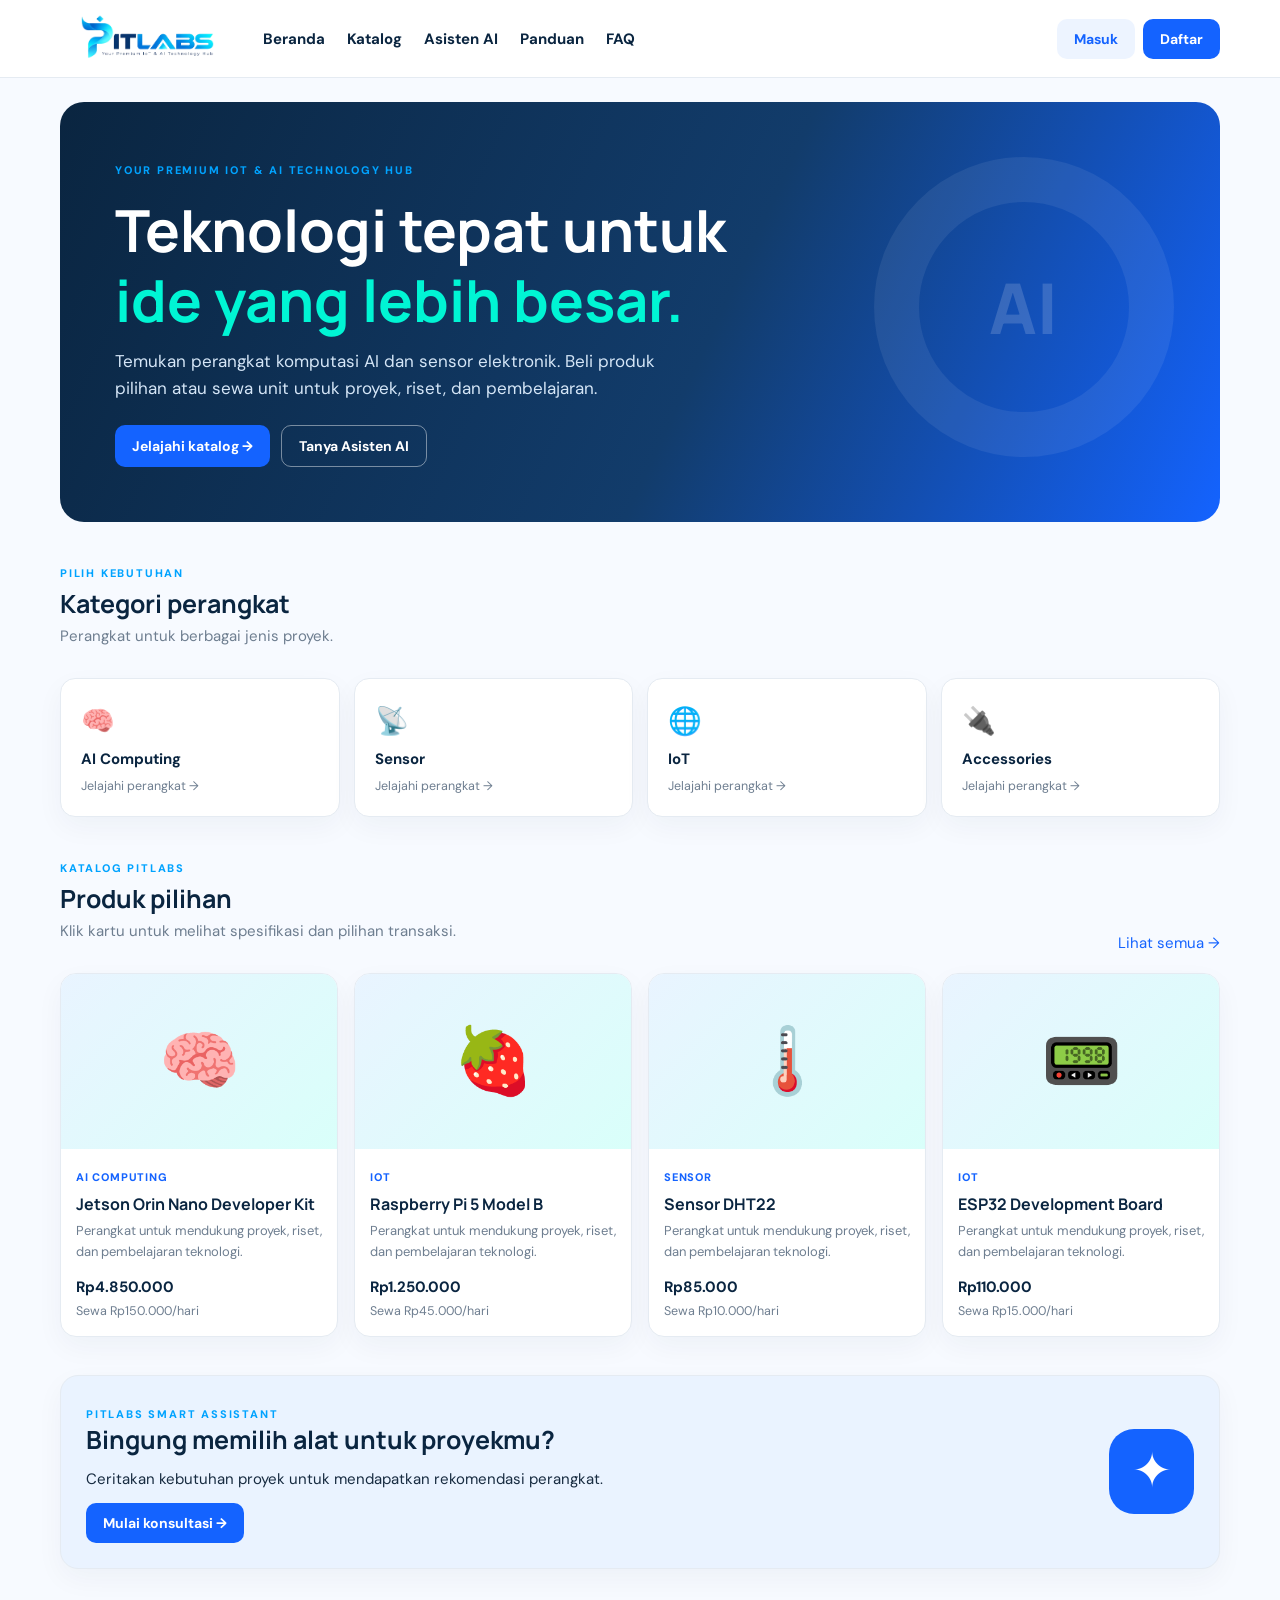
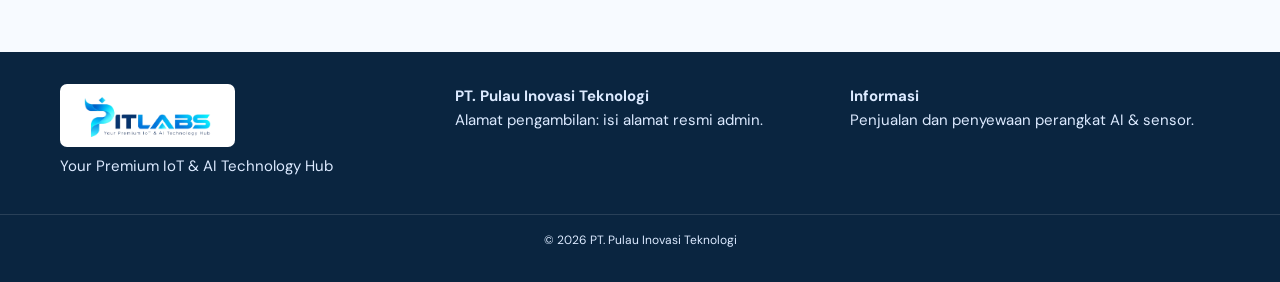
<file: index.html>
<!doctype html><html lang="id"><head><meta charset="utf-8"><meta name="viewport" content="width=device-width, initial-scale=1"><title>Beranda | PITLABS</title><link rel="stylesheet" href="assets/css/style.css"></head><body><header class="site-header"><div class="container nav"><a class="brand" href="index.html"><img src="assets/img/logo-pitlabs.png" alt="PITLABS"></a><nav class="main-nav"><a href="index.html">Beranda</a><a href="catalog.html">Katalog</a><a href="ai.html">Asisten AI</a><a href="articles.html">Panduan</a><a href="faq.html">FAQ</a></nav><div class="nav-actions"><a class="btn btn-light" href="login.html">Masuk</a><a class="btn btn-primary" href="register.html">Daftar</a></div></div></header><main class="container main"><section class="hero"><div class="hero-content"><span class="eyebrow">YOUR PREMIUM IoT & AI TECHNOLOGY HUB</span><h1>Teknologi tepat untuk <em>ide yang lebih besar.</em></h1><p>Temukan perangkat komputasi AI dan sensor elektronik. Beli produk pilihan atau sewa unit untuk proyek, riset, dan pembelajaran.</p><div class="hero-actions"><a class="btn btn-primary" href="catalog.html">Jelajahi katalog →</a><a class="btn btn-outline-light" href="ai.html">Tanya Asisten AI</a></div></div><div class="hero-decoration">AI</div></section>
<section class="section"><div class="section-heading"><div><span class="eyebrow">PILIH KEBUTUHAN</span><h2>Kategori perangkat</h2><p>Perangkat untuk berbagai jenis proyek.</p></div></div><div class="category-grid"><a class="category-card" href="catalog.html"><span>🧠</span><b>AI Computing</b><small>Jelajahi perangkat →</small></a><a class="category-card" href="catalog.html"><span>📡</span><b>Sensor</b><small>Jelajahi perangkat →</small></a><a class="category-card" href="catalog.html"><span>🌐</span><b>IoT</b><small>Jelajahi perangkat →</small></a><a class="category-card" href="catalog.html"><span>🔌</span><b>Accessories</b><small>Jelajahi perangkat →</small></a></div></section>
<section class="section"><div class="section-heading"><div><span class="eyebrow">KATALOG PITLABS</span><h2>Produk pilihan</h2><p>Klik kartu untuk melihat spesifikasi dan pilihan transaksi.</p></div><a href="catalog.html">Lihat semua →</a></div><div class="product-grid"><a class="product-card" href="product.html"><div class="product-placeholder">🧠</div><div class="product-info"><span class="product-category">AI Computing</span><h3>Jetson Orin Nano Developer Kit</h3><p>Perangkat untuk mendukung proyek, riset, dan pembelajaran teknologi.</p><div class="product-prices"><b>Rp4.850.000</b><small>Sewa Rp150.000/hari</small></div></div></a><a class="product-card" href="product.html"><div class="product-placeholder">🍓</div><div class="product-info"><span class="product-category">IoT</span><h3>Raspberry Pi 5 Model B</h3><p>Perangkat untuk mendukung proyek, riset, dan pembelajaran teknologi.</p><div class="product-prices"><b>Rp1.250.000</b><small>Sewa Rp45.000/hari</small></div></div></a><a class="product-card" href="product.html"><div class="product-placeholder">🌡️</div><div class="product-info"><span class="product-category">Sensor</span><h3>Sensor DHT22</h3><p>Perangkat untuk mendukung proyek, riset, dan pembelajaran teknologi.</p><div class="product-prices"><b>Rp85.000</b><small>Sewa Rp10.000/hari</small></div></div></a><a class="product-card" href="product.html"><div class="product-placeholder">📟</div><div class="product-info"><span class="product-category">IoT</span><h3>ESP32 Development Board</h3><p>Perangkat untuk mendukung proyek, riset, dan pembelajaran teknologi.</p><div class="product-prices"><b>Rp110.000</b><small>Sewa Rp15.000/hari</small></div></div></a></div></section><section class="assistant-banner"><div><span class="eyebrow">PITLABS SMART ASSISTANT</span><h2>Bingung memilih alat untuk proyekmu?</h2><p>Ceritakan kebutuhan proyek untuk mendapatkan rekomendasi perangkat.</p><a class="btn btn-primary" href="ai.html">Mulai konsultasi →</a></div><div class="assistant-icon">✦</div></section></main><footer class="site-footer"><div class="container footer-grid"><div><img class="footer-logo" src="assets/img/logo-pitlabs.png" alt="PITLABS"><p>Your Premium IoT & AI Technology Hub</p></div><div><b>PT. Pulau Inovasi Teknologi</b><p>Alamat pengambilan: isi alamat resmi admin.</p></div><div><b>Informasi</b><p>Penjualan dan penyewaan perangkat AI & sensor.</p></div></div><div class="copyright">© 2026 PT. Pulau Inovasi Teknologi</div></footer></body></html>
</file>
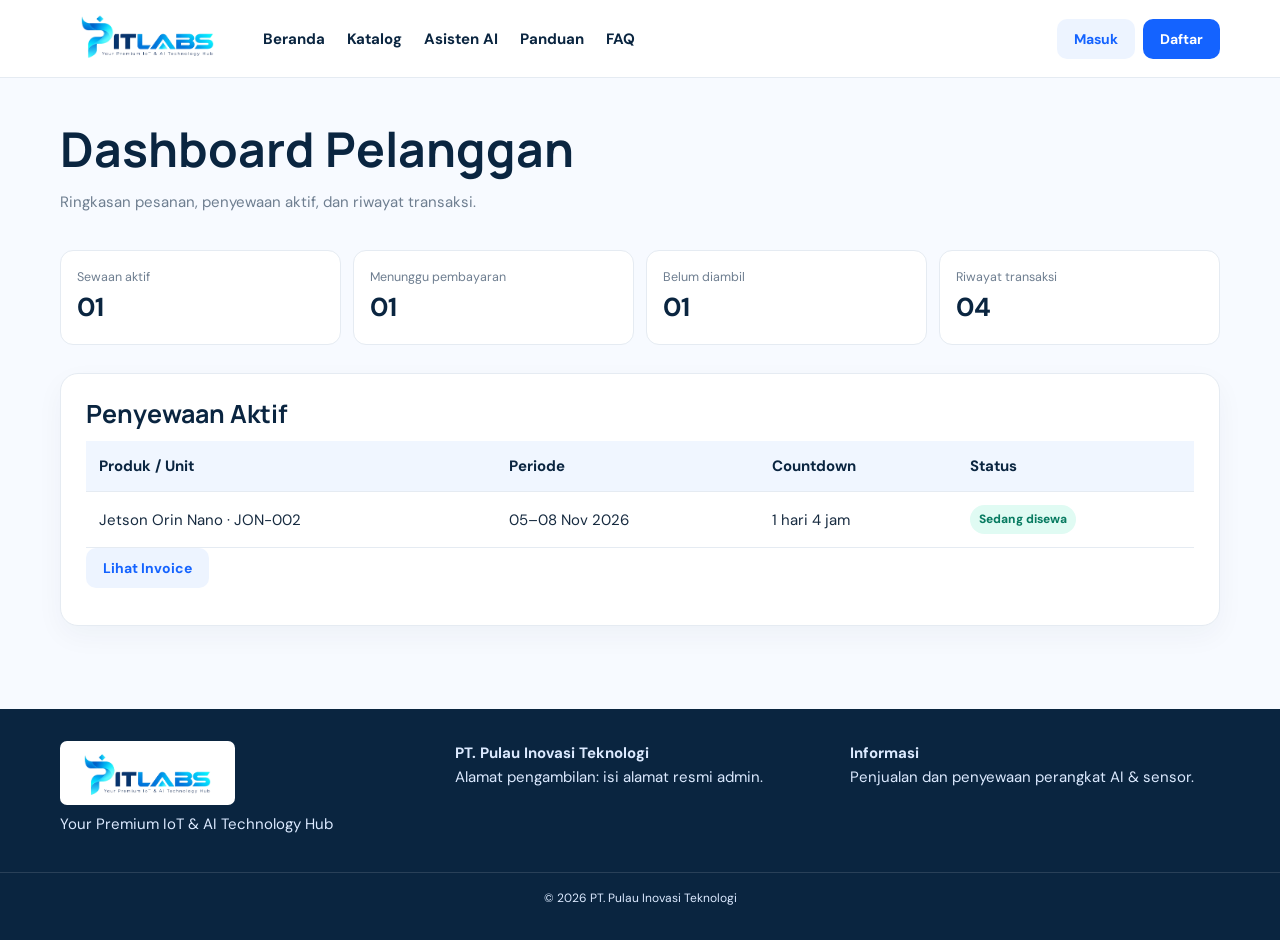
<file: account.html>
<!doctype html><html lang="id"><head><meta charset="utf-8"><meta name="viewport" content="width=device-width, initial-scale=1"><title>Dashboard Pelanggan | PITLABS</title><link rel="stylesheet" href="assets/css/style.css"></head><body><header class="site-header"><div class="container nav"><a class="brand" href="index.html"><img src="assets/img/logo-pitlabs.png" alt="PITLABS"></a><nav class="main-nav"><a href="index.html">Beranda</a><a href="catalog.html">Katalog</a><a href="ai.html">Asisten AI</a><a href="articles.html">Panduan</a><a href="faq.html">FAQ</a></nav><div class="nav-actions"><a class="btn btn-light" href="login.html">Masuk</a><a class="btn btn-primary" href="register.html">Daftar</a></div></div></header><main class="container main"><section class="page-heading"><h1>Dashboard Pelanggan</h1><p>Ringkasan pesanan, penyewaan aktif, dan riwayat transaksi.</p></section><div class="kpis"><div class="kpi"><small>Sewaan aktif</small><b>01</b></div><div class="kpi"><small>Menunggu pembayaran</small><b>01</b></div><div class="kpi"><small>Belum diambil</small><b>01</b></div><div class="kpi"><small>Riwayat transaksi</small><b>04</b></div></div><section class="panel"><h2>Penyewaan Aktif</h2><table><tr><th>Produk / Unit</th><th>Periode</th><th>Countdown</th><th>Status</th></tr><tr><td>Jetson Orin Nano · JON-002</td><td>05–08 Nov 2026</td><td>1 hari 4 jam</td><td><span class="badge">Sedang disewa</span></td></tr></table><p><a class="btn btn-light" href="invoice.html">Lihat Invoice</a></p></section></main><footer class="site-footer"><div class="container footer-grid"><div><img class="footer-logo" src="assets/img/logo-pitlabs.png" alt="PITLABS"><p>Your Premium IoT & AI Technology Hub</p></div><div><b>PT. Pulau Inovasi Teknologi</b><p>Alamat pengambilan: isi alamat resmi admin.</p></div><div><b>Informasi</b><p>Penjualan dan penyewaan perangkat AI & sensor.</p></div></div><div class="copyright">© 2026 PT. Pulau Inovasi Teknologi</div></footer></body></html>
</file>
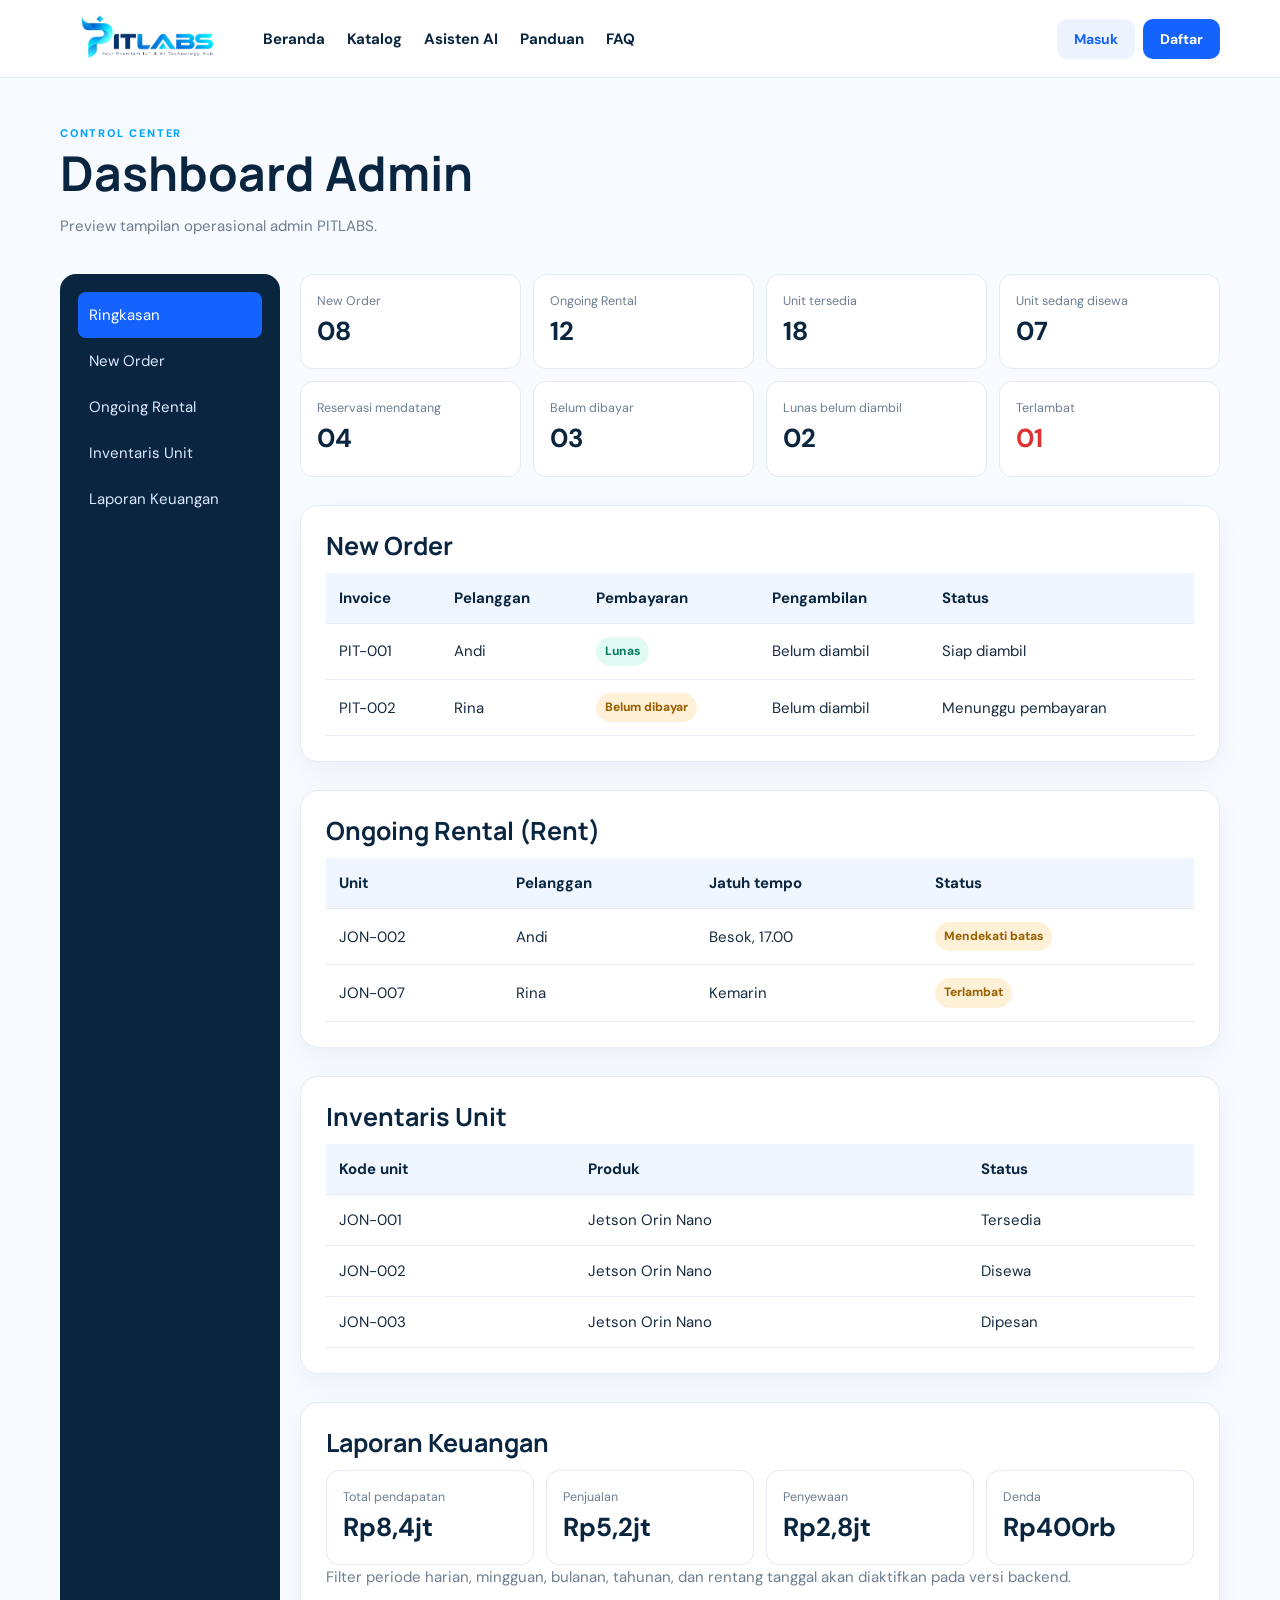
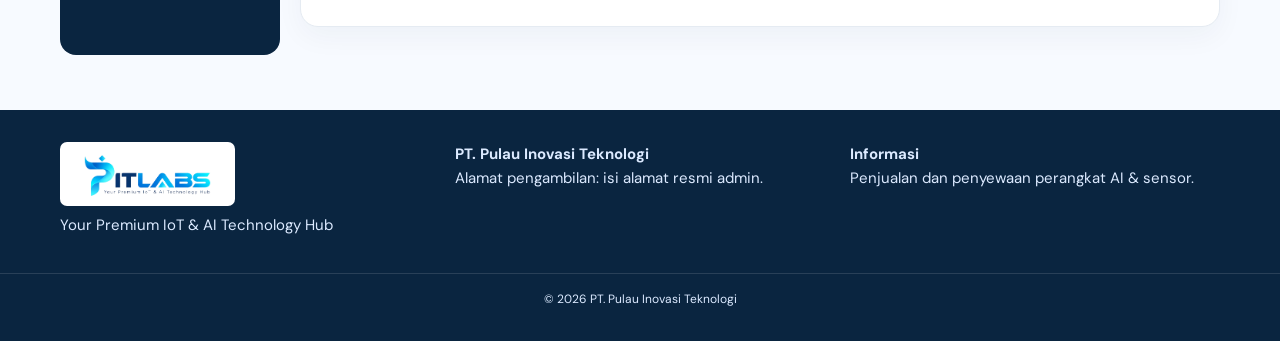
<file: admin.html>
<!doctype html><html lang="id"><head><meta charset="utf-8"><meta name="viewport" content="width=device-width, initial-scale=1"><title>Admin Dashboard | PITLABS</title><link rel="stylesheet" href="assets/css/style.css"></head><body><header class="site-header"><div class="container nav"><a class="brand" href="index.html"><img src="assets/img/logo-pitlabs.png" alt="PITLABS"></a><nav class="main-nav"><a href="index.html">Beranda</a><a href="catalog.html">Katalog</a><a href="ai.html">Asisten AI</a><a href="articles.html">Panduan</a><a href="faq.html">FAQ</a></nav><div class="nav-actions"><a class="btn btn-light" href="login.html">Masuk</a><a class="btn btn-primary" href="register.html">Daftar</a></div></div></header><main class="container main"><section class="page-heading"><span class="eyebrow">CONTROL CENTER</span><h1>Dashboard Admin</h1><p>Preview tampilan operasional admin PITLABS.</p></section><div class="admin-layout"><aside class="sidebar"><a class="active" href="admin.html">Ringkasan</a><a href="#orders">New Order</a><a href="#rentals">Ongoing Rental</a><a href="#inventory">Inventaris Unit</a><a href="#finance">Laporan Keuangan</a></aside><div><div class="kpis"><div class="kpi"><small>New Order</small><b>08</b></div><div class="kpi"><small>Ongoing Rental</small><b>12</b></div><div class="kpi"><small>Unit tersedia</small><b>18</b></div><div class="kpi"><small>Unit sedang disewa</small><b>07</b></div><div class="kpi"><small>Reservasi mendatang</small><b>04</b></div><div class="kpi"><small>Belum dibayar</small><b>03</b></div><div class="kpi"><small>Lunas belum diambil</small><b>02</b></div><div class="kpi"><small>Terlambat</small><b style="color:#d33">01</b></div></div><section class="panel" id="orders"><h2>New Order</h2><table><tr><th>Invoice</th><th>Pelanggan</th><th>Pembayaran</th><th>Pengambilan</th><th>Status</th></tr><tr><td>PIT-001</td><td>Andi</td><td><span class="badge">Lunas</span></td><td>Belum diambil</td><td>Siap diambil</td></tr><tr><td>PIT-002</td><td>Rina</td><td><span class="badge warn">Belum dibayar</span></td><td>Belum diambil</td><td>Menunggu pembayaran</td></tr></table></section><section class="panel" id="rentals"><h2>Ongoing Rental (Rent)</h2><table><tr><th>Unit</th><th>Pelanggan</th><th>Jatuh tempo</th><th>Status</th></tr><tr><td>JON-002</td><td>Andi</td><td>Besok, 17.00</td><td><span class="badge warn">Mendekati batas</span></td></tr><tr><td>JON-007</td><td>Rina</td><td>Kemarin</td><td><span class="badge warn">Terlambat</span></td></tr></table></section><section class="panel" id="inventory"><h2>Inventaris Unit</h2><table><tr><th>Kode unit</th><th>Produk</th><th>Status</th></tr><tr><td>JON-001</td><td>Jetson Orin Nano</td><td>Tersedia</td></tr><tr><td>JON-002</td><td>Jetson Orin Nano</td><td>Disewa</td></tr><tr><td>JON-003</td><td>Jetson Orin Nano</td><td>Dipesan</td></tr></table></section><section class="panel" id="finance"><h2>Laporan Keuangan</h2><div class="kpis"><div class="kpi"><small>Total pendapatan</small><b>Rp8,4jt</b></div><div class="kpi"><small>Penjualan</small><b>Rp5,2jt</b></div><div class="kpi"><small>Penyewaan</small><b>Rp2,8jt</b></div><div class="kpi"><small>Denda</small><b>Rp400rb</b></div></div><p class="muted">Filter periode harian, mingguan, bulanan, tahunan, dan rentang tanggal akan diaktifkan pada versi backend.</p></section></div></div></main><footer class="site-footer"><div class="container footer-grid"><div><img class="footer-logo" src="assets/img/logo-pitlabs.png" alt="PITLABS"><p>Your Premium IoT & AI Technology Hub</p></div><div><b>PT. Pulau Inovasi Teknologi</b><p>Alamat pengambilan: isi alamat resmi admin.</p></div><div><b>Informasi</b><p>Penjualan dan penyewaan perangkat AI & sensor.</p></div></div><div class="copyright">© 2026 PT. Pulau Inovasi Teknologi</div></footer></body></html>
</file>
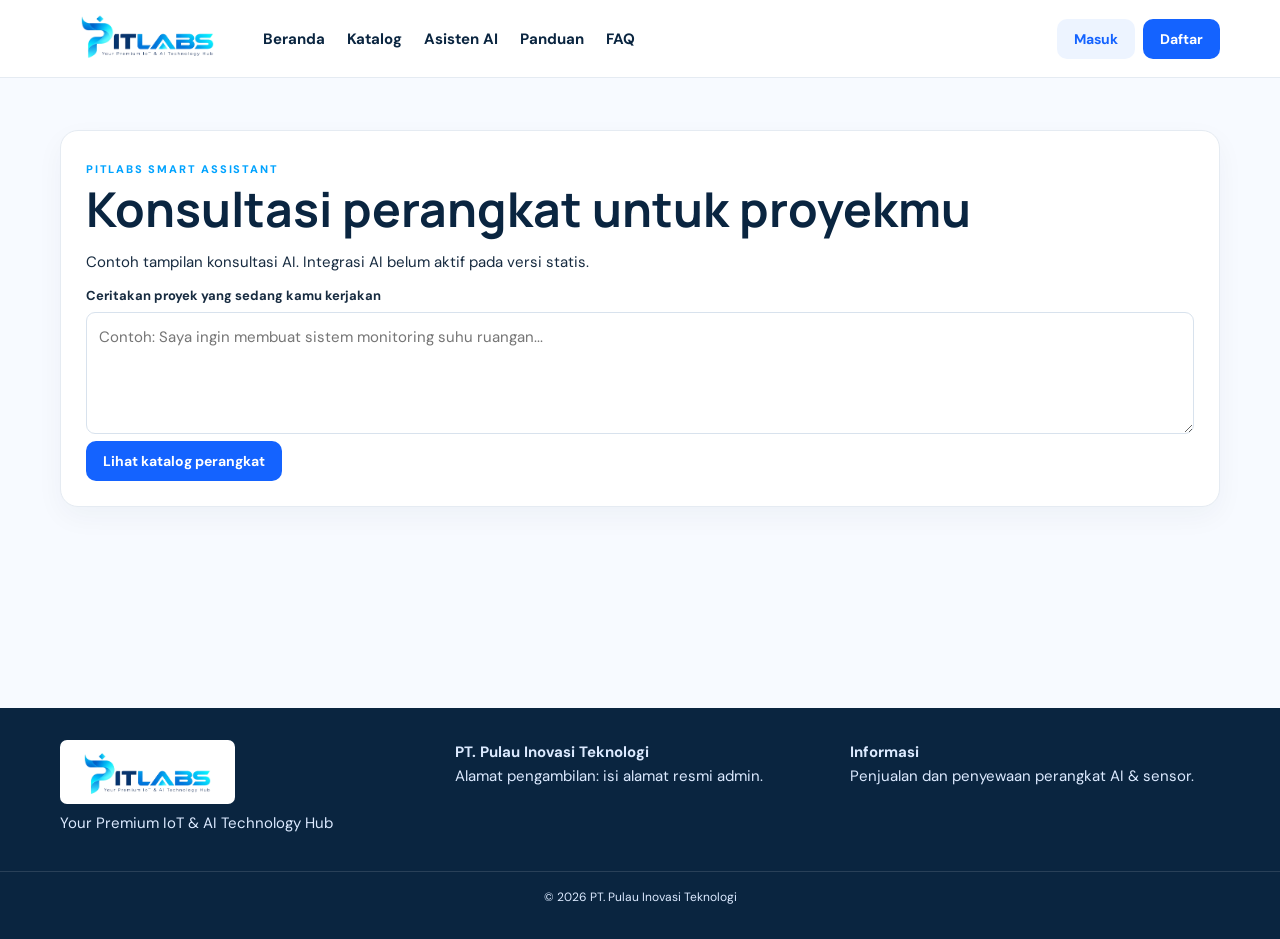
<file: ai.html>
<!doctype html><html lang="id"><head><meta charset="utf-8"><meta name="viewport" content="width=device-width, initial-scale=1"><title>Asisten AI | PITLABS</title><link rel="stylesheet" href="assets/css/style.css"></head><body><header class="site-header"><div class="container nav"><a class="brand" href="index.html"><img src="assets/img/logo-pitlabs.png" alt="PITLABS"></a><nav class="main-nav"><a href="index.html">Beranda</a><a href="catalog.html">Katalog</a><a href="ai.html">Asisten AI</a><a href="articles.html">Panduan</a><a href="faq.html">FAQ</a></nav><div class="nav-actions"><a class="btn btn-light" href="login.html">Masuk</a><a class="btn btn-primary" href="register.html">Daftar</a></div></div></header><main class="container main"><div class="panel"><span class="eyebrow">PITLABS SMART ASSISTANT</span><h1>Konsultasi perangkat untuk proyekmu</h1><p>Contoh tampilan konsultasi AI. Integrasi AI belum aktif pada versi statis.</p><div class="form-group"><label>Ceritakan proyek yang sedang kamu kerjakan</label><textarea rows="4" placeholder="Contoh: Saya ingin membuat sistem monitoring suhu ruangan..."></textarea></div><a class="btn btn-primary" href="catalog.html">Lihat katalog perangkat</a></div></main><footer class="site-footer"><div class="container footer-grid"><div><img class="footer-logo" src="assets/img/logo-pitlabs.png" alt="PITLABS"><p>Your Premium IoT & AI Technology Hub</p></div><div><b>PT. Pulau Inovasi Teknologi</b><p>Alamat pengambilan: isi alamat resmi admin.</p></div><div><b>Informasi</b><p>Penjualan dan penyewaan perangkat AI & sensor.</p></div></div><div class="copyright">© 2026 PT. Pulau Inovasi Teknologi</div></footer></body></html>
</file>
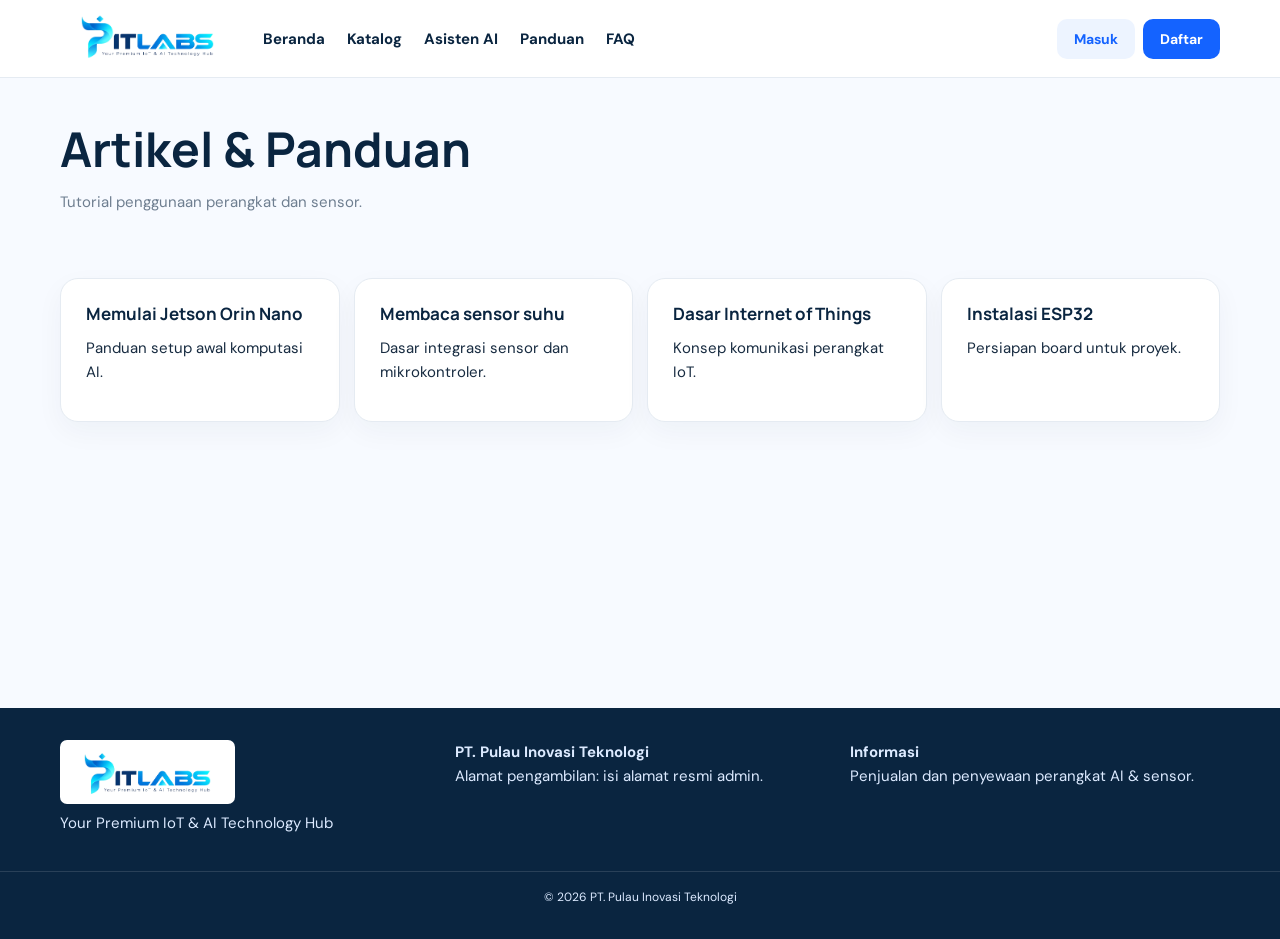
<file: articles.html>
<!doctype html><html lang="id"><head><meta charset="utf-8"><meta name="viewport" content="width=device-width, initial-scale=1"><title>Panduan | PITLABS</title><link rel="stylesheet" href="assets/css/style.css"></head><body><header class="site-header"><div class="container nav"><a class="brand" href="index.html"><img src="assets/img/logo-pitlabs.png" alt="PITLABS"></a><nav class="main-nav"><a href="index.html">Beranda</a><a href="catalog.html">Katalog</a><a href="ai.html">Asisten AI</a><a href="articles.html">Panduan</a><a href="faq.html">FAQ</a></nav><div class="nav-actions"><a class="btn btn-light" href="login.html">Masuk</a><a class="btn btn-primary" href="register.html">Daftar</a></div></div></header><main class="container main"><section class="page-heading"><h1>Artikel & Panduan</h1><p>Tutorial penggunaan perangkat dan sensor.</p></section><div class="category-grid"><div class="card"><h3>Memulai Jetson Orin Nano</h3><p>Panduan setup awal komputasi AI.</p></div><div class="card"><h3>Membaca sensor suhu</h3><p>Dasar integrasi sensor dan mikrokontroler.</p></div><div class="card"><h3>Dasar Internet of Things</h3><p>Konsep komunikasi perangkat IoT.</p></div><div class="card"><h3>Instalasi ESP32</h3><p>Persiapan board untuk proyek.</p></div></div></main><footer class="site-footer"><div class="container footer-grid"><div><img class="footer-logo" src="assets/img/logo-pitlabs.png" alt="PITLABS"><p>Your Premium IoT & AI Technology Hub</p></div><div><b>PT. Pulau Inovasi Teknologi</b><p>Alamat pengambilan: isi alamat resmi admin.</p></div><div><b>Informasi</b><p>Penjualan dan penyewaan perangkat AI & sensor.</p></div></div><div class="copyright">© 2026 PT. Pulau Inovasi Teknologi</div></footer></body></html>
</file>
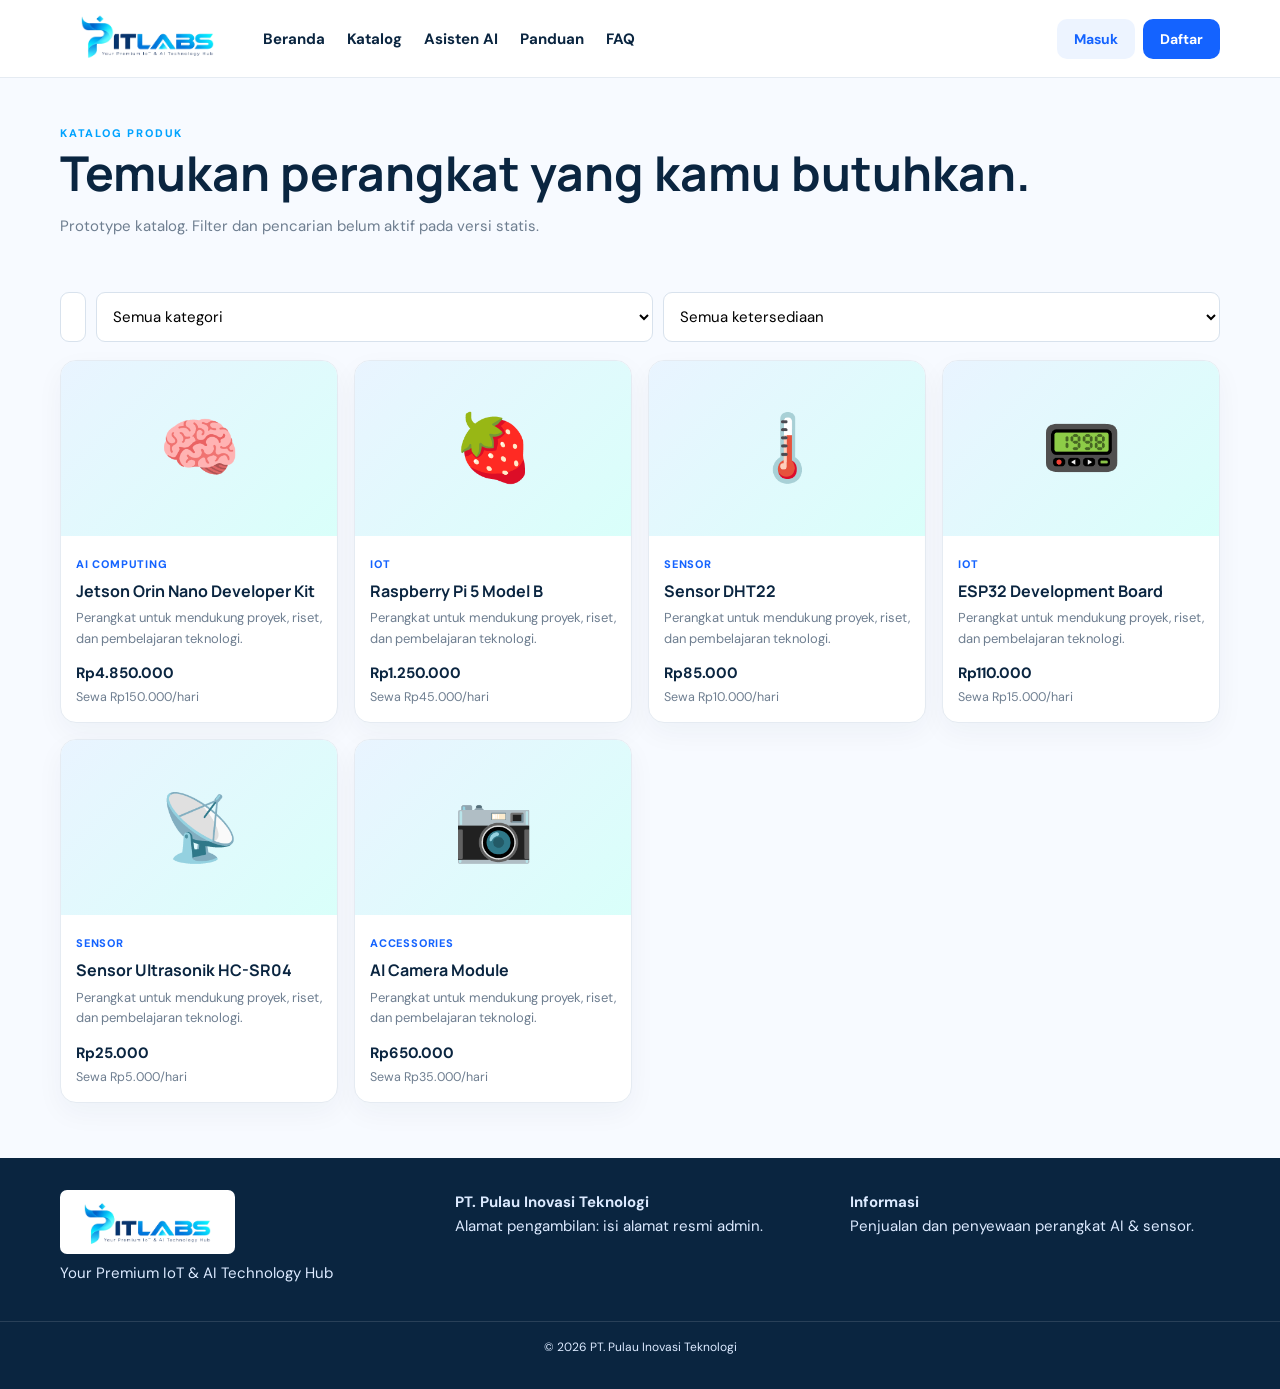
<file: catalog.html>
<!doctype html><html lang="id"><head><meta charset="utf-8"><meta name="viewport" content="width=device-width, initial-scale=1"><title>Katalog | PITLABS</title><link rel="stylesheet" href="assets/css/style.css"></head><body><header class="site-header"><div class="container nav"><a class="brand" href="index.html"><img src="assets/img/logo-pitlabs.png" alt="PITLABS"></a><nav class="main-nav"><a href="index.html">Beranda</a><a href="catalog.html">Katalog</a><a href="ai.html">Asisten AI</a><a href="articles.html">Panduan</a><a href="faq.html">FAQ</a></nav><div class="nav-actions"><a class="btn btn-light" href="login.html">Masuk</a><a class="btn btn-primary" href="register.html">Daftar</a></div></div></header><main class="container main"><section class="page-heading"><span class="eyebrow">KATALOG PRODUK</span><h1>Temukan perangkat yang kamu butuhkan.</h1><p>Prototype katalog. Filter dan pencarian belum aktif pada versi statis.</p></section><div class="filters"><input class="input" placeholder="Cari produk atau spesifikasi…"><select><option>Semua kategori</option><option>AI Computing</option><option>Sensor</option><option>IoT</option></select><select><option>Semua ketersediaan</option><option>Tersedia</option><option>Disewa</option></select></div><div class="product-grid"><a class="product-card" href="product.html"><div class="product-placeholder">🧠</div><div class="product-info"><span class="product-category">AI Computing</span><h3>Jetson Orin Nano Developer Kit</h3><p>Perangkat untuk mendukung proyek, riset, dan pembelajaran teknologi.</p><div class="product-prices"><b>Rp4.850.000</b><small>Sewa Rp150.000/hari</small></div></div></a><a class="product-card" href="product.html"><div class="product-placeholder">🍓</div><div class="product-info"><span class="product-category">IoT</span><h3>Raspberry Pi 5 Model B</h3><p>Perangkat untuk mendukung proyek, riset, dan pembelajaran teknologi.</p><div class="product-prices"><b>Rp1.250.000</b><small>Sewa Rp45.000/hari</small></div></div></a><a class="product-card" href="product.html"><div class="product-placeholder">🌡️</div><div class="product-info"><span class="product-category">Sensor</span><h3>Sensor DHT22</h3><p>Perangkat untuk mendukung proyek, riset, dan pembelajaran teknologi.</p><div class="product-prices"><b>Rp85.000</b><small>Sewa Rp10.000/hari</small></div></div></a><a class="product-card" href="product.html"><div class="product-placeholder">📟</div><div class="product-info"><span class="product-category">IoT</span><h3>ESP32 Development Board</h3><p>Perangkat untuk mendukung proyek, riset, dan pembelajaran teknologi.</p><div class="product-prices"><b>Rp110.000</b><small>Sewa Rp15.000/hari</small></div></div></a><a class="product-card" href="product.html"><div class="product-placeholder">📡</div><div class="product-info"><span class="product-category">Sensor</span><h3>Sensor Ultrasonik HC-SR04</h3><p>Perangkat untuk mendukung proyek, riset, dan pembelajaran teknologi.</p><div class="product-prices"><b>Rp25.000</b><small>Sewa Rp5.000/hari</small></div></div></a><a class="product-card" href="product.html"><div class="product-placeholder">📷</div><div class="product-info"><span class="product-category">Accessories</span><h3>AI Camera Module</h3><p>Perangkat untuk mendukung proyek, riset, dan pembelajaran teknologi.</p><div class="product-prices"><b>Rp650.000</b><small>Sewa Rp35.000/hari</small></div></div></a></div></main><footer class="site-footer"><div class="container footer-grid"><div><img class="footer-logo" src="assets/img/logo-pitlabs.png" alt="PITLABS"><p>Your Premium IoT & AI Technology Hub</p></div><div><b>PT. Pulau Inovasi Teknologi</b><p>Alamat pengambilan: isi alamat resmi admin.</p></div><div><b>Informasi</b><p>Penjualan dan penyewaan perangkat AI & sensor.</p></div></div><div class="copyright">© 2026 PT. Pulau Inovasi Teknologi</div></footer></body></html>
</file>
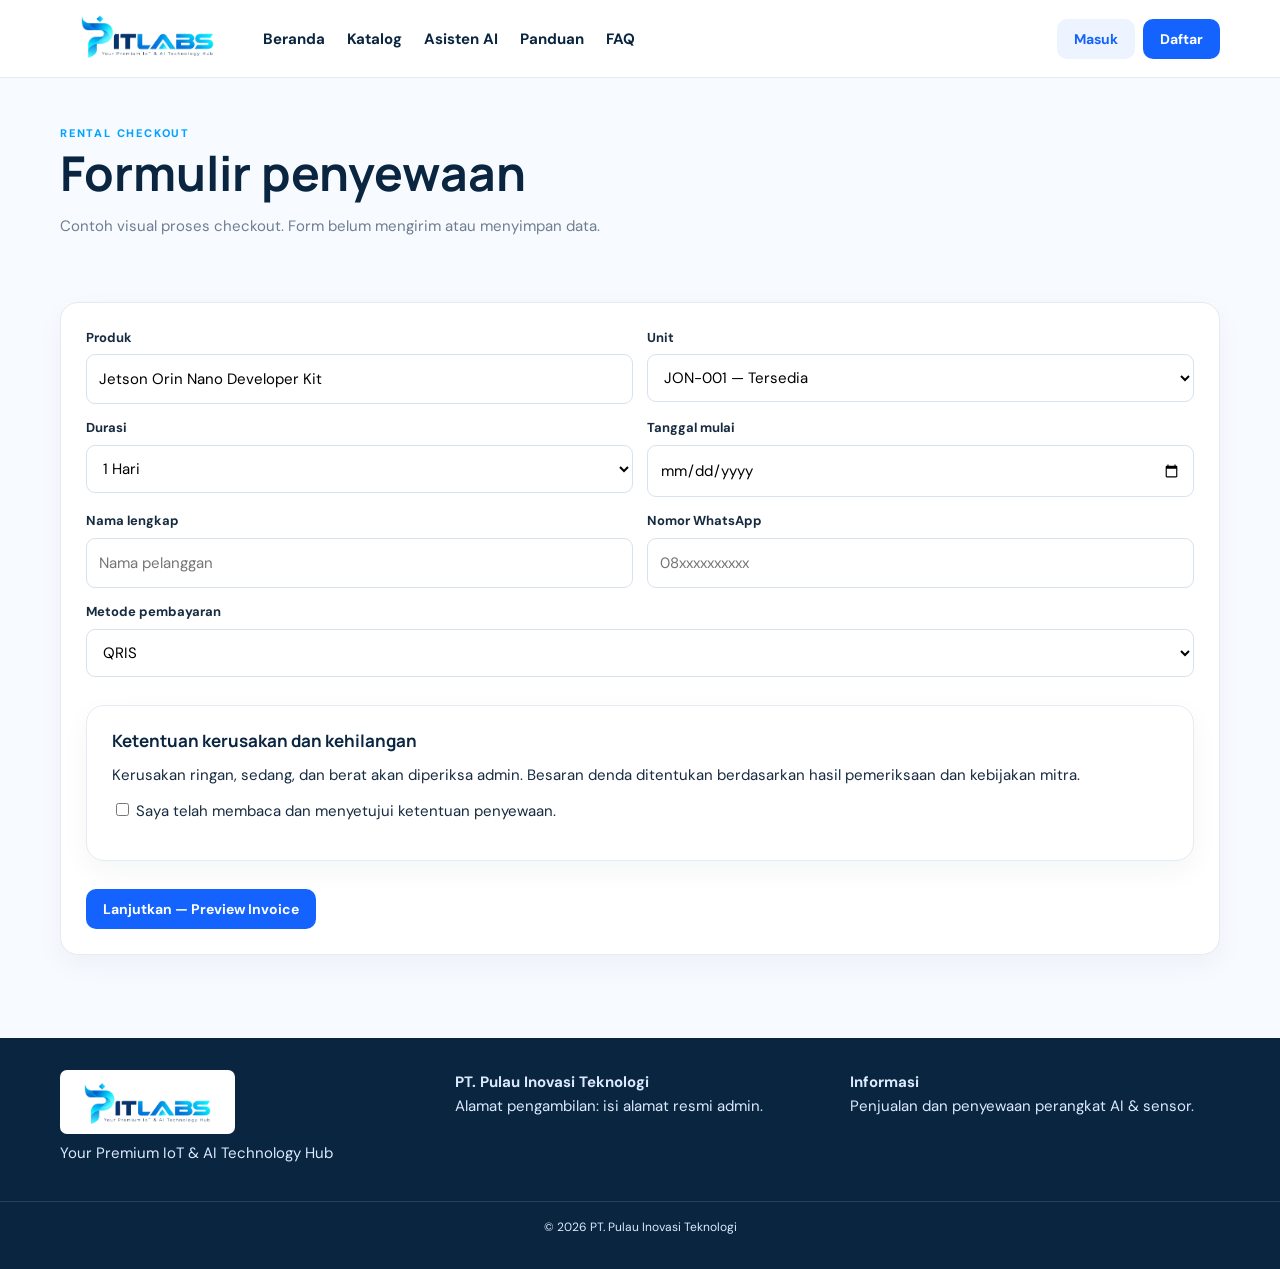
<file: checkout.html>
<!doctype html><html lang="id"><head><meta charset="utf-8"><meta name="viewport" content="width=device-width, initial-scale=1"><title>Checkout Rental | PITLABS</title><link rel="stylesheet" href="assets/css/style.css"></head><body><header class="site-header"><div class="container nav"><a class="brand" href="index.html"><img src="assets/img/logo-pitlabs.png" alt="PITLABS"></a><nav class="main-nav"><a href="index.html">Beranda</a><a href="catalog.html">Katalog</a><a href="ai.html">Asisten AI</a><a href="articles.html">Panduan</a><a href="faq.html">FAQ</a></nav><div class="nav-actions"><a class="btn btn-light" href="login.html">Masuk</a><a class="btn btn-primary" href="register.html">Daftar</a></div></div></header><main class="container main"><section class="page-heading"><span class="eyebrow">RENTAL CHECKOUT</span><h1>Formulir penyewaan</h1><p>Contoh visual proses checkout. Form belum mengirim atau menyimpan data.</p></section><div class="panel"><div class="form-grid"><div class="form-group"><label>Produk</label><input class="input" value="Jetson Orin Nano Developer Kit" readonly></div><div class="form-group"><label>Unit</label><select><option>JON-001 — Tersedia</option></select></div><div class="form-group"><label>Durasi</label><select><option>1 Hari</option><option>1 Minggu</option><option>1 Bulan</option></select></div><div class="form-group"><label>Tanggal mulai</label><input class="input" type="date"></div><div class="form-group"><label>Nama lengkap</label><input class="input" placeholder="Nama pelanggan"></div><div class="form-group"><label>Nomor WhatsApp</label><input class="input" placeholder="08xxxxxxxxxx"></div><div class="form-group full"><label>Metode pembayaran</label><select><option>QRIS</option><option>Virtual Account</option><option>COD / Bayar saat pengambilan</option></select></div></div><div class="panel"><h3>Ketentuan kerusakan dan kehilangan</h3><p>Kerusakan ringan, sedang, dan berat akan diperiksa admin. Besaran denda ditentukan berdasarkan hasil pemeriksaan dan kebijakan mitra.</p><p><label><input type="checkbox"> Saya telah membaca dan menyetujui ketentuan penyewaan.</label></p></div><a class="btn btn-primary" href="invoice.html">Lanjutkan — Preview Invoice</a></div></main><footer class="site-footer"><div class="container footer-grid"><div><img class="footer-logo" src="assets/img/logo-pitlabs.png" alt="PITLABS"><p>Your Premium IoT & AI Technology Hub</p></div><div><b>PT. Pulau Inovasi Teknologi</b><p>Alamat pengambilan: isi alamat resmi admin.</p></div><div><b>Informasi</b><p>Penjualan dan penyewaan perangkat AI & sensor.</p></div></div><div class="copyright">© 2026 PT. Pulau Inovasi Teknologi</div></footer></body></html>
</file>
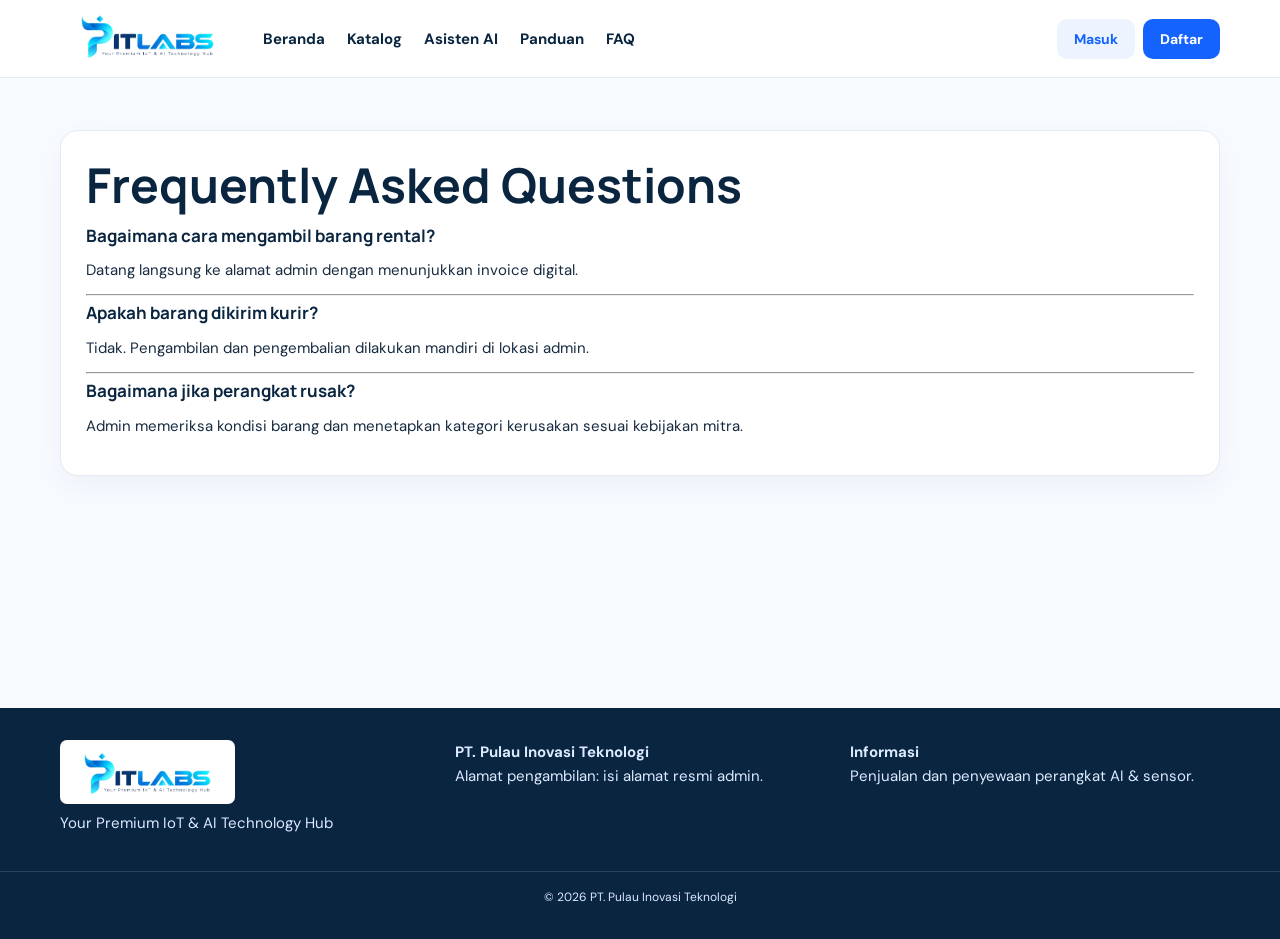
<file: faq.html>
<!doctype html><html lang="id"><head><meta charset="utf-8"><meta name="viewport" content="width=device-width, initial-scale=1"><title>FAQ | PITLABS</title><link rel="stylesheet" href="assets/css/style.css"></head><body><header class="site-header"><div class="container nav"><a class="brand" href="index.html"><img src="assets/img/logo-pitlabs.png" alt="PITLABS"></a><nav class="main-nav"><a href="index.html">Beranda</a><a href="catalog.html">Katalog</a><a href="ai.html">Asisten AI</a><a href="articles.html">Panduan</a><a href="faq.html">FAQ</a></nav><div class="nav-actions"><a class="btn btn-light" href="login.html">Masuk</a><a class="btn btn-primary" href="register.html">Daftar</a></div></div></header><main class="container main"><section class="panel"><h1>Frequently Asked Questions</h1><h3>Bagaimana cara mengambil barang rental?</h3><p>Datang langsung ke alamat admin dengan menunjukkan invoice digital.</p><hr><h3>Apakah barang dikirim kurir?</h3><p>Tidak. Pengambilan dan pengembalian dilakukan mandiri di lokasi admin.</p><hr><h3>Bagaimana jika perangkat rusak?</h3><p>Admin memeriksa kondisi barang dan menetapkan kategori kerusakan sesuai kebijakan mitra.</p></section></main><footer class="site-footer"><div class="container footer-grid"><div><img class="footer-logo" src="assets/img/logo-pitlabs.png" alt="PITLABS"><p>Your Premium IoT & AI Technology Hub</p></div><div><b>PT. Pulau Inovasi Teknologi</b><p>Alamat pengambilan: isi alamat resmi admin.</p></div><div><b>Informasi</b><p>Penjualan dan penyewaan perangkat AI & sensor.</p></div></div><div class="copyright">© 2026 PT. Pulau Inovasi Teknologi</div></footer></body></html>
</file>
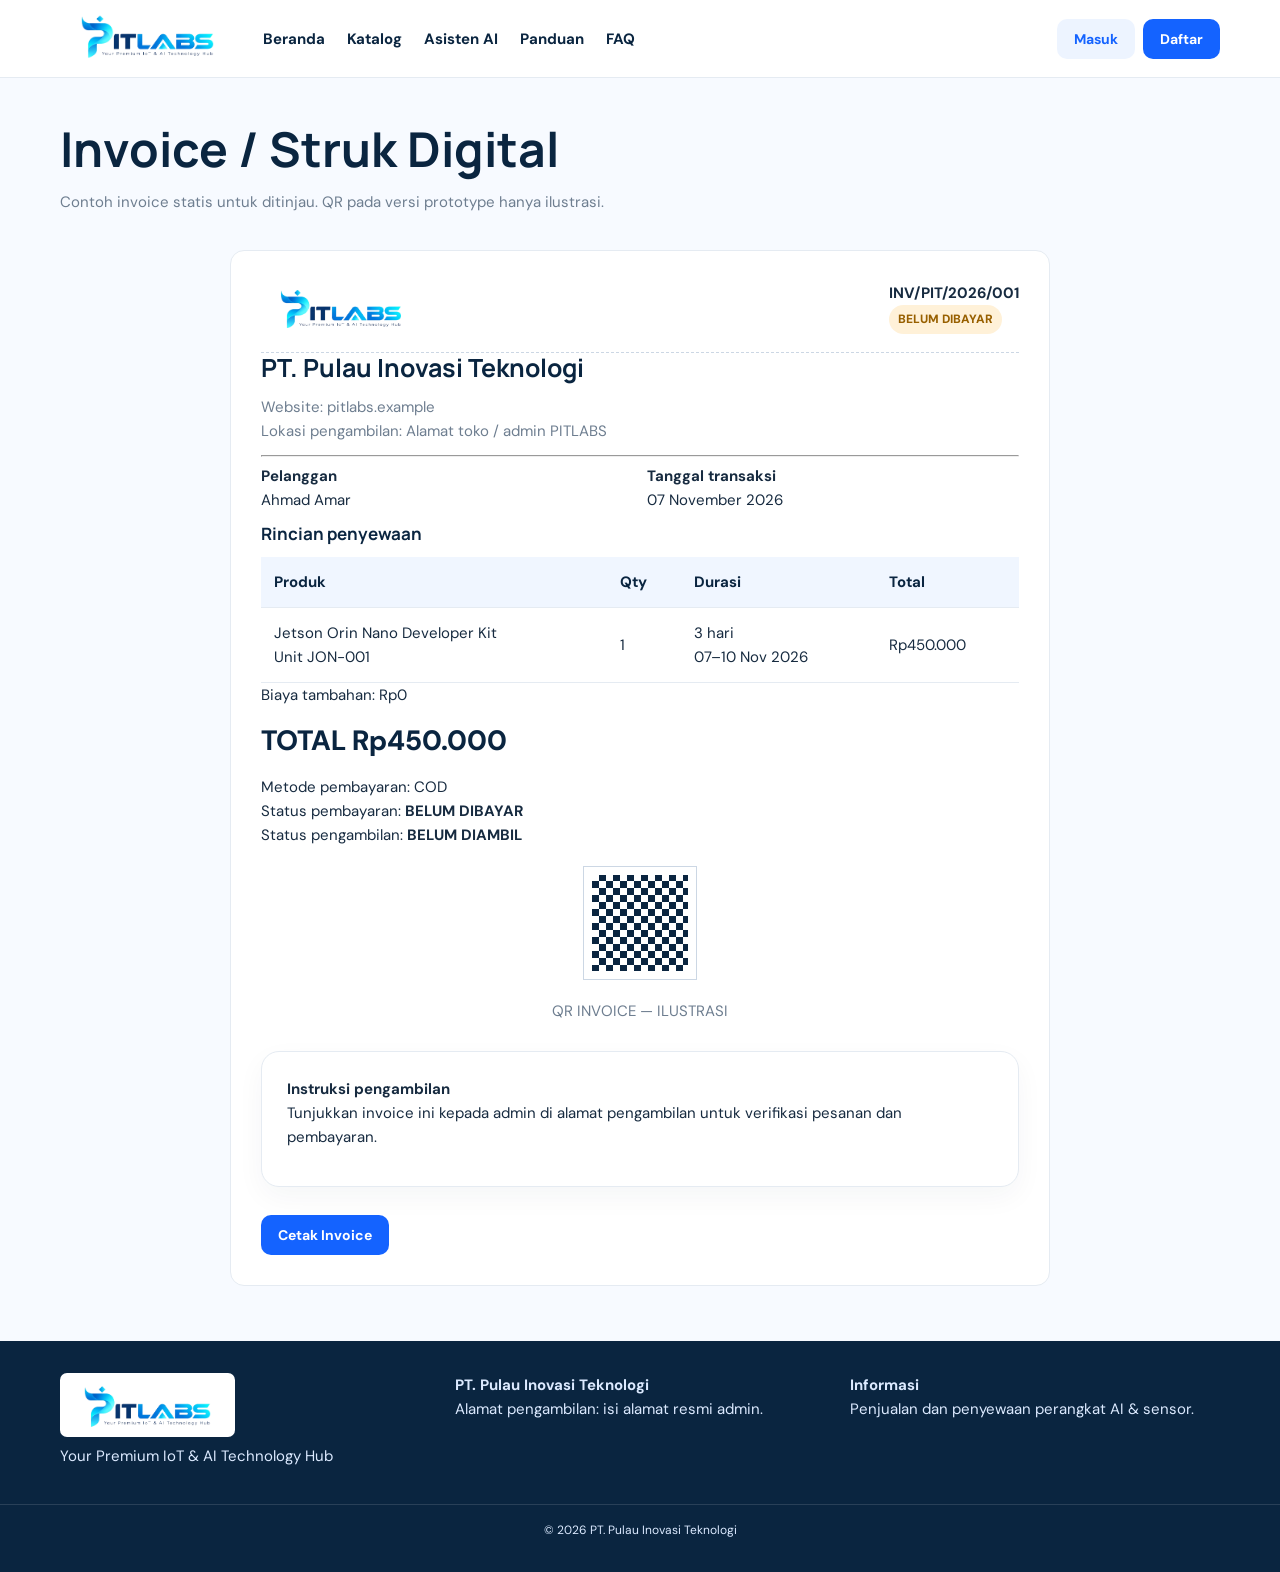
<file: invoice.html>
<!doctype html><html lang="id"><head><meta charset="utf-8"><meta name="viewport" content="width=device-width, initial-scale=1"><title>Invoice | PITLABS</title><link rel="stylesheet" href="assets/css/style.css"></head><body><header class="site-header"><div class="container nav"><a class="brand" href="index.html"><img src="assets/img/logo-pitlabs.png" alt="PITLABS"></a><nav class="main-nav"><a href="index.html">Beranda</a><a href="catalog.html">Katalog</a><a href="ai.html">Asisten AI</a><a href="articles.html">Panduan</a><a href="faq.html">FAQ</a></nav><div class="nav-actions"><a class="btn btn-light" href="login.html">Masuk</a><a class="btn btn-primary" href="register.html">Daftar</a></div></div></header><main class="container main"><section class="page-heading"><h1>Invoice / Struk Digital</h1><p>Contoh invoice statis untuk ditinjau. QR pada versi prototype hanya ilustrasi.</p></section><div class="invoice"><div class="invoice-head"><img src="assets/img/logo-pitlabs.png" alt="PITLABS"><div><b>INV/PIT/2026/001</b><br><span class="badge warn">BELUM DIBAYAR</span></div></div><h2>PT. Pulau Inovasi Teknologi</h2><p class="muted">Website: pitlabs.example<br>Lokasi pengambilan: Alamat toko / admin PITLABS</p><hr><div class="form-grid"><div><b>Pelanggan</b><p>Ahmad Amar</p></div><div><b>Tanggal transaksi</b><p>07 November 2026</p></div></div><h3>Rincian penyewaan</h3><table><tr><th>Produk</th><th>Qty</th><th>Durasi</th><th>Total</th></tr><tr><td>Jetson Orin Nano Developer Kit<br>Unit JON-001</td><td>1</td><td>3 hari<br>07–10 Nov 2026</td><td>Rp450.000</td></tr></table><p>Biaya tambahan: Rp0</p><p class="invoice-total">TOTAL Rp450.000</p><p>Metode pembayaran: COD<br>Status pembayaran: <b>BELUM DIBAYAR</b><br>Status pengambilan: <b>BELUM DIAMBIL</b></p><div class="qr"></div><p class="muted" style="text-align:center">QR INVOICE — ILUSTRASI</p><div class="panel"><b>Instruksi pengambilan</b><p>Tunjukkan invoice ini kepada admin di alamat pengambilan untuk verifikasi pesanan dan pembayaran.</p></div><button class="btn btn-primary no-print">Cetak Invoice</button></div></main><footer class="site-footer"><div class="container footer-grid"><div><img class="footer-logo" src="assets/img/logo-pitlabs.png" alt="PITLABS"><p>Your Premium IoT & AI Technology Hub</p></div><div><b>PT. Pulau Inovasi Teknologi</b><p>Alamat pengambilan: isi alamat resmi admin.</p></div><div><b>Informasi</b><p>Penjualan dan penyewaan perangkat AI & sensor.</p></div></div><div class="copyright">© 2026 PT. Pulau Inovasi Teknologi</div></footer></body></html>
</file>
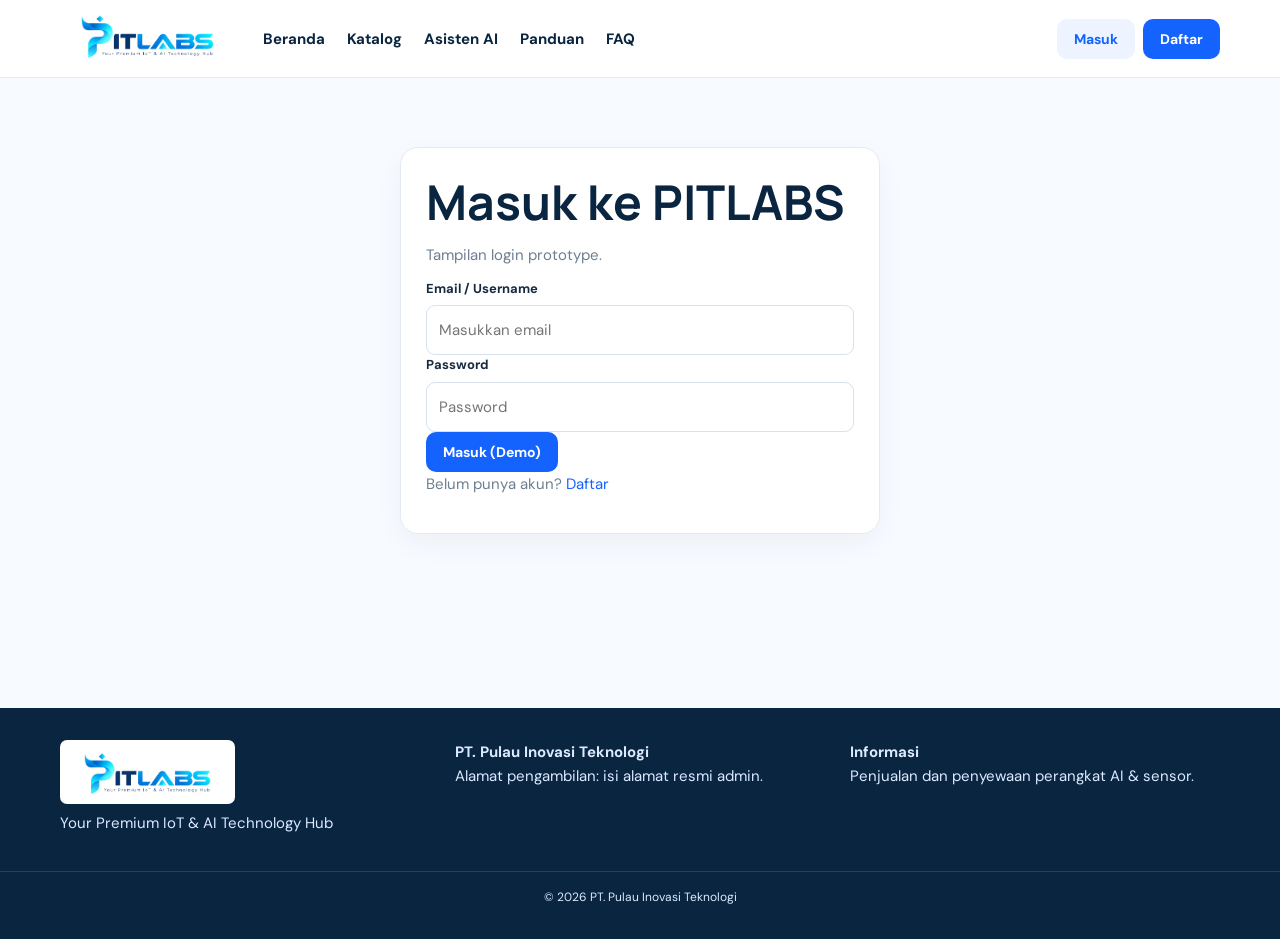
<file: login.html>
<!doctype html><html lang="id"><head><meta charset="utf-8"><meta name="viewport" content="width=device-width, initial-scale=1"><title>Masuk | PITLABS</title><link rel="stylesheet" href="assets/css/style.css"></head><body><header class="site-header"><div class="container nav"><a class="brand" href="index.html"><img src="assets/img/logo-pitlabs.png" alt="PITLABS"></a><nav class="main-nav"><a href="index.html">Beranda</a><a href="catalog.html">Katalog</a><a href="ai.html">Asisten AI</a><a href="articles.html">Panduan</a><a href="faq.html">FAQ</a></nav><div class="nav-actions"><a class="btn btn-light" href="login.html">Masuk</a><a class="btn btn-primary" href="register.html">Daftar</a></div></div></header><main class="container main"><div class="panel" style="max-width:480px;margin:45px auto"><h1>Masuk ke PITLABS</h1><p class="muted">Tampilan login prototype.</p><div class="form-group"><label>Email / Username</label><input class="input" placeholder="Masukkan email"></div><div class="form-group"><label>Password</label><input class="input" type="password" placeholder="Password"></div><a class="btn btn-primary" href="account.html">Masuk (Demo)</a><p class="muted">Belum punya akun? <a href="register.html">Daftar</a></p></div></main><footer class="site-footer"><div class="container footer-grid"><div><img class="footer-logo" src="assets/img/logo-pitlabs.png" alt="PITLABS"><p>Your Premium IoT & AI Technology Hub</p></div><div><b>PT. Pulau Inovasi Teknologi</b><p>Alamat pengambilan: isi alamat resmi admin.</p></div><div><b>Informasi</b><p>Penjualan dan penyewaan perangkat AI & sensor.</p></div></div><div class="copyright">© 2026 PT. Pulau Inovasi Teknologi</div></footer></body></html>
</file>
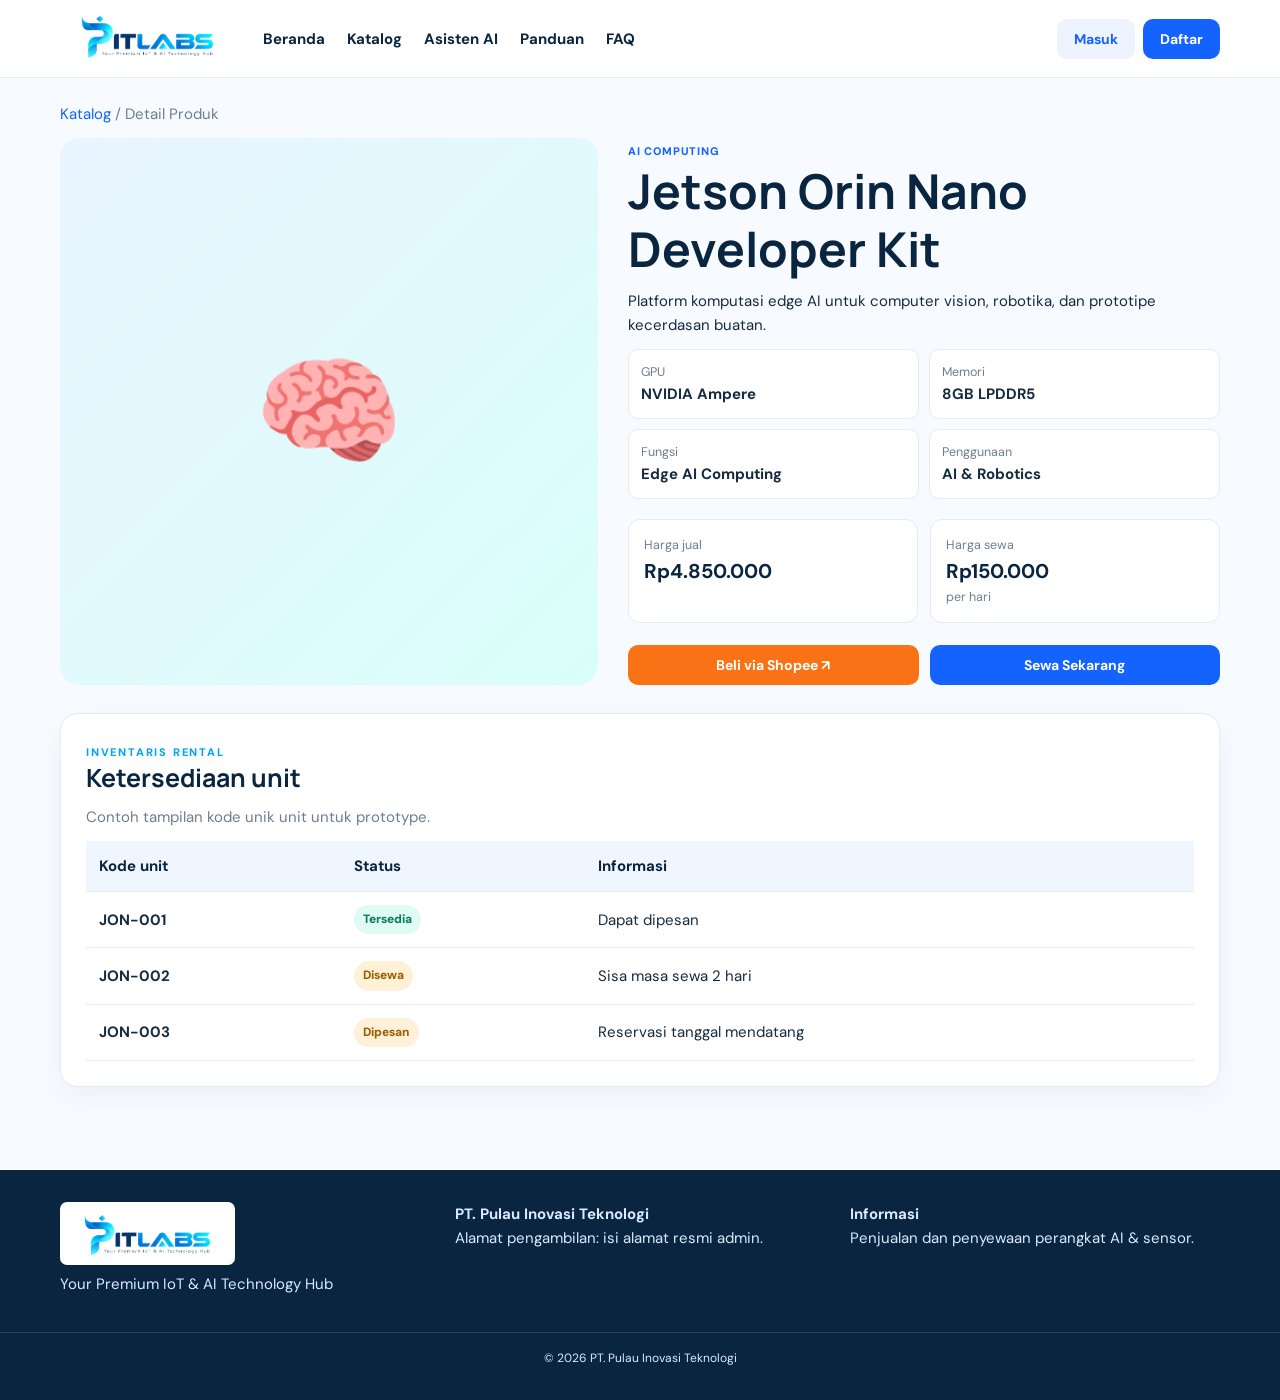
<file: product.html>
<!doctype html><html lang="id"><head><meta charset="utf-8"><meta name="viewport" content="width=device-width, initial-scale=1"><title>Detail Produk | PITLABS</title><link rel="stylesheet" href="assets/css/style.css"></head><body><header class="site-header"><div class="container nav"><a class="brand" href="index.html"><img src="assets/img/logo-pitlabs.png" alt="PITLABS"></a><nav class="main-nav"><a href="index.html">Beranda</a><a href="catalog.html">Katalog</a><a href="ai.html">Asisten AI</a><a href="articles.html">Panduan</a><a href="faq.html">FAQ</a></nav><div class="nav-actions"><a class="btn btn-light" href="login.html">Masuk</a><a class="btn btn-primary" href="register.html">Daftar</a></div></div></header><main class="container main"><p class="muted"><a href="catalog.html">Katalog</a> / Detail Produk</p><section class="product-detail"><div class="detail-media">🧠</div><div><span class="product-category">AI COMPUTING</span><h1>Jetson Orin Nano Developer Kit</h1><p>Platform komputasi edge AI untuk computer vision, robotika, dan prototipe kecerdasan buatan.</p><div class="spec-grid"><div class="spec"><small>GPU</small><b>NVIDIA Ampere</b></div><div class="spec"><small>Memori</small><b>8GB LPDDR5</b></div><div class="spec"><small>Fungsi</small><b>Edge AI Computing</b></div><div class="spec"><small>Penggunaan</small><b>AI & Robotics</b></div></div><div class="price-cards"><div><small>Harga jual</small><b>Rp4.850.000</b></div><div><small>Harga sewa</small><b>Rp150.000</b><small>per hari</small></div></div><div class="detail-actions"><a class="btn btn-buy" href="https://shopee.co.id/" target="_blank" rel="noopener">Beli via Shopee ↗</a><a class="btn btn-primary" href="checkout.html">Sewa Sekarang</a></div></div></section><section class="panel"><span class="eyebrow">INVENTARIS RENTAL</span><h2>Ketersediaan unit</h2><p class="muted">Contoh tampilan kode unik unit untuk prototype.</p><table><tr><th>Kode unit</th><th>Status</th><th>Informasi</th></tr><tr><td><b>JON-001</b></td><td><span class="badge">Tersedia</span></td><td>Dapat dipesan</td></tr><tr><td><b>JON-002</b></td><td><span class="badge warn">Disewa</span></td><td>Sisa masa sewa 2 hari</td></tr><tr><td><b>JON-003</b></td><td><span class="badge warn">Dipesan</span></td><td>Reservasi tanggal mendatang</td></tr></table></section></main><footer class="site-footer"><div class="container footer-grid"><div><img class="footer-logo" src="assets/img/logo-pitlabs.png" alt="PITLABS"><p>Your Premium IoT & AI Technology Hub</p></div><div><b>PT. Pulau Inovasi Teknologi</b><p>Alamat pengambilan: isi alamat resmi admin.</p></div><div><b>Informasi</b><p>Penjualan dan penyewaan perangkat AI & sensor.</p></div></div><div class="copyright">© 2026 PT. Pulau Inovasi Teknologi</div></footer></body></html>
</file>
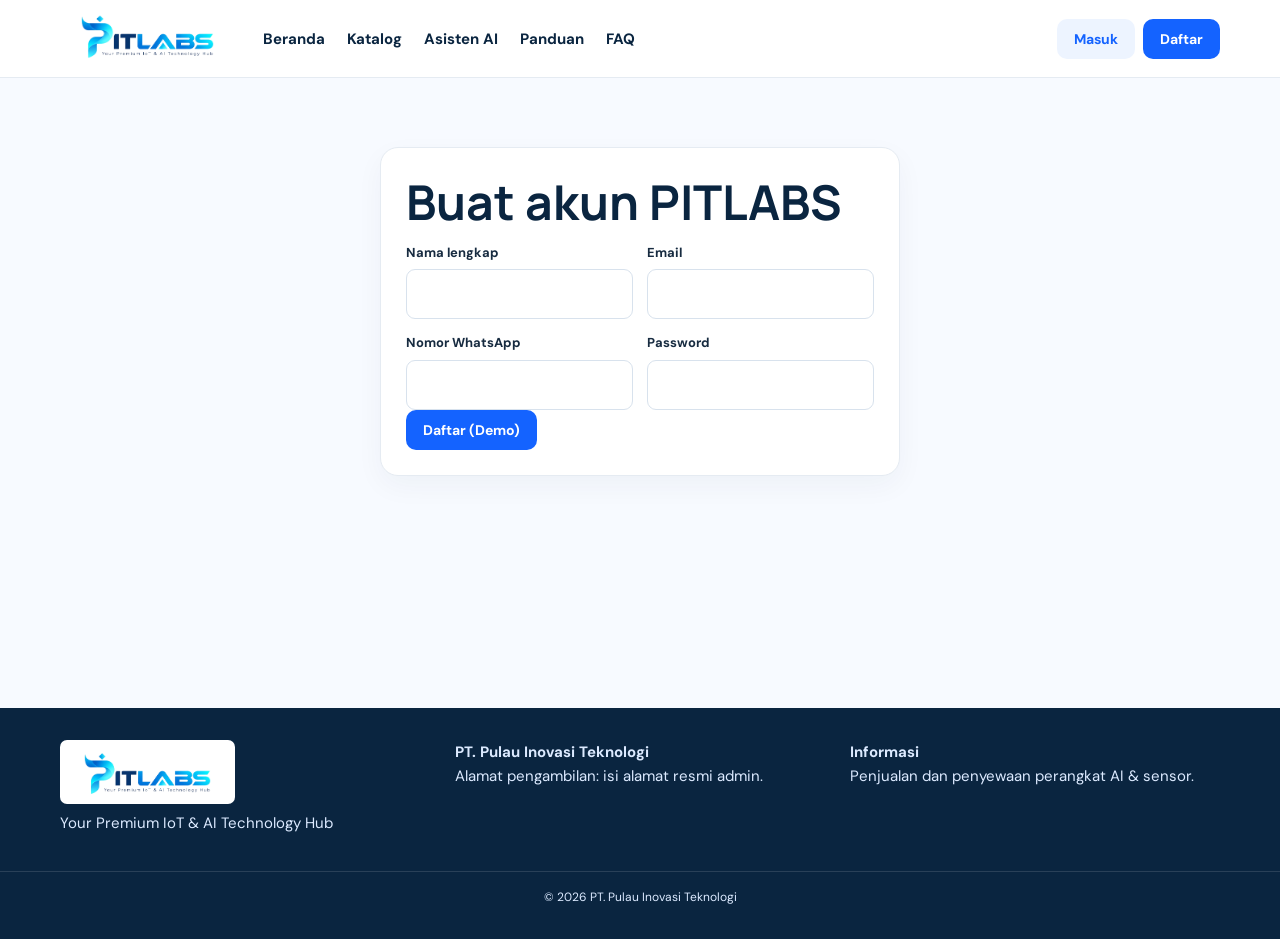
<file: register.html>
<!doctype html><html lang="id"><head><meta charset="utf-8"><meta name="viewport" content="width=device-width, initial-scale=1"><title>Daftar | PITLABS</title><link rel="stylesheet" href="assets/css/style.css"></head><body><header class="site-header"><div class="container nav"><a class="brand" href="index.html"><img src="assets/img/logo-pitlabs.png" alt="PITLABS"></a><nav class="main-nav"><a href="index.html">Beranda</a><a href="catalog.html">Katalog</a><a href="ai.html">Asisten AI</a><a href="articles.html">Panduan</a><a href="faq.html">FAQ</a></nav><div class="nav-actions"><a class="btn btn-light" href="login.html">Masuk</a><a class="btn btn-primary" href="register.html">Daftar</a></div></div></header><main class="container main"><div class="panel" style="max-width:520px;margin:45px auto"><h1>Buat akun PITLABS</h1><div class="form-grid"><div class="form-group"><label>Nama lengkap</label><input class="input"></div><div class="form-group"><label>Email</label><input class="input"></div><div class="form-group"><label>Nomor WhatsApp</label><input class="input"></div><div class="form-group"><label>Password</label><input class="input" type="password"></div></div><a class="btn btn-primary" href="login.html">Daftar (Demo)</a></div></main><footer class="site-footer"><div class="container footer-grid"><div><img class="footer-logo" src="assets/img/logo-pitlabs.png" alt="PITLABS"><p>Your Premium IoT & AI Technology Hub</p></div><div><b>PT. Pulau Inovasi Teknologi</b><p>Alamat pengambilan: isi alamat resmi admin.</p></div><div><b>Informasi</b><p>Penjualan dan penyewaan perangkat AI & sensor.</p></div></div><div class="copyright">© 2026 PT. Pulau Inovasi Teknologi</div></footer></body></html>
</file>
<file: assets/css/style.css>
@import url('https://fonts.googleapis.com/css2?family=DM+Sans:wght@400;500;600;700;800&family=Manrope:wght@500;600;700;800&display=swap');
:root{--navy:#0A2540;--blue:#1463FF;--cyan:#00A3FF;--teal:#00F5D4;--orange:#F97316;--ink:#172B40;--muted:#6E7E90;--line:#E5EBF2;--bg:#F7FAFF;--white:#fff;--shadow:0 10px 28px #0a25400b}
*{box-sizing:border-box}body{margin:0;background:var(--bg);color:var(--ink);font:15px/1.6 'DM Sans',Arial,sans-serif}a{color:var(--blue);text-decoration:none}h1,h2,h3{font-family:Manrope,sans-serif;color:var(--navy);line-height:1.2;margin:0 0 12px}h1{font-size:clamp(32px,4vw,48px)}h2{font-size:25px}h3{font-size:17px}p{margin:0 0 12px}.container{width:min(1160px,calc(100% - 40px));margin:auto}
.site-header{height:78px;background:#fff;border-bottom:1px solid var(--line);position:sticky;top:0;z-index:3}.nav{height:100%;display:flex;align-items:center;gap:28px}.brand img{width:175px;max-height:60px;object-fit:contain}.main-nav{display:flex;gap:22px;margin-right:auto}.main-nav a{font-weight:700;color:var(--navy)}.nav-actions{display:flex;gap:8px;align-items:center}.btn{display:inline-flex;align-items:center;justify-content:center;gap:8px;padding:11px 17px;border-radius:10px;border:0;font:700 14px 'DM Sans',sans-serif;cursor:pointer}.btn-primary{background:var(--blue);color:#fff}.btn-light{background:#edf4ff;color:var(--blue)}.btn-ghost{background:transparent;color:var(--navy);border:1px solid var(--line)}.btn-buy{background:var(--orange);color:#fff}.btn-outline-light{background:transparent;color:#fff;border:1px solid #ffffff70}.main{min-height:70vh;padding-top:24px;padding-bottom:55px}.hero{min-height:370px;padding:55px;background:linear-gradient(115deg,#0A2540,#123C6B 56%,#1463FF);border-radius:24px;color:#fff;display:flex;align-items:center;position:relative;overflow:hidden}.hero-content{max-width:700px;position:relative;z-index:1}.eyebrow{font-size:11px;letter-spacing:1.8px;text-transform:uppercase;font-weight:800;color:var(--cyan)}.hero h1{font-size:clamp(36px,5vw,58px);color:#fff;margin:14px 0}.hero h1 em{font-style:normal;color:var(--teal)}.hero p{font-size:17px;color:#d5e6f7;max-width:590px}.hero-actions,.detail-actions{display:flex;gap:11px;margin-top:22px}.hero-decoration{position:absolute;right:4%;top:13%;width:300px;height:300px;border:45px solid #ffffff12;border-radius:50%;display:grid;place-items:center;color:#ffffff28;font:800 70px Manrope}.section{margin:38px 0}.section-heading{display:flex;align-items:end;justify-content:space-between;gap:15px;margin-bottom:18px}.section-heading h2{margin:5px 0}.section-heading p,.muted{color:var(--muted)}.category-grid{display:grid;grid-template-columns:repeat(4,1fr);gap:14px}.category-card{padding:20px;background:#fff;border:1px solid var(--line);border-radius:15px;box-shadow:var(--shadow);color:var(--navy);display:flex;flex-direction:column;gap:5px}.category-card span{font-size:27px}.category-card small{color:var(--muted)}.product-grid{display:grid;grid-template-columns:repeat(4,1fr);gap:16px}.product-card{background:#fff;border:1px solid var(--line);border-radius:16px;overflow:hidden;color:var(--ink);box-shadow:var(--shadow);transition:.2s}.product-card:hover{transform:translateY(-3px)}.product-placeholder{height:175px;display:grid;place-items:center;font-size:65px;background:linear-gradient(135deg,#e9f4ff,#d9fffa)}.product-info{padding:15px}.product-category{font-size:11px;color:var(--blue);font-weight:800;text-transform:uppercase;letter-spacing:.8px}.product-info h3{font-size:16px;margin:7px 0}.product-info p{font-size:13px;color:var(--muted);min-height:38px}.product-prices{display:flex;flex-direction:column;gap:2px;color:var(--navy)}.product-prices small{color:var(--muted)}.assistant-banner,.panel,.card{background:#fff;border:1px solid var(--line);border-radius:18px;padding:25px;margin:28px 0;box-shadow:var(--shadow)}.assistant-banner{display:flex;justify-content:space-between;align-items:center;background:#eaf3ff}.assistant-icon{width:85px;height:85px;border-radius:25px;background:var(--blue);color:#fff;display:grid;place-items:center;font-size:48px}.page-heading{padding:18px 0 24px}.page-heading p{color:var(--muted);max-width:700px}.filters{display:flex;gap:10px;margin:18px 0}.input,select,textarea{padding:12px;border:1px solid #d8e2ed;border-radius:9px;background:#fff;font:inherit;width:100%}.filters .input{flex:1}.product-detail{display:grid;grid-template-columns:1fr 1.1fr;gap:30px}.detail-media{min-height:370px;border-radius:20px;background:linear-gradient(135deg,#e9f4ff,#d9fffa);display:grid;place-items:center;font-size:120px}.price-cards{display:flex;gap:12px;margin:20px 0}.price-cards>div{background:white;border:1px solid var(--line);padding:15px;border-radius:12px;flex:1}.price-cards small{display:block;color:var(--muted)}.price-cards b{font-size:20px;color:var(--navy)}.detail-actions .btn{flex:1}.spec-grid{display:grid;grid-template-columns:repeat(2,1fr);gap:10px}.spec{background:white;border:1px solid var(--line);border-radius:10px;padding:12px}.spec small{display:block;color:var(--muted)}table{width:100%;border-collapse:collapse;background:#fff}th,td{text-align:left;padding:13px;border-bottom:1px solid var(--line)}th{background:#f0f6ff;color:var(--navy)}.badge{display:inline-block;padding:5px 9px;border-radius:99px;background:#e0fbf3;color:#087b61;font-size:12px;font-weight:800}.badge.warn{background:#fff1d8;color:#986000}.form-grid{display:grid;grid-template-columns:1fr 1fr;gap:14px}.form-group label{display:block;font-weight:700;font-size:13px;margin-bottom:6px}.form-group.full{grid-column:1/-1}.invoice{max-width:820px;margin:auto;background:#fff;border:1px solid var(--line);padding:30px;border-radius:14px}.invoice-head{display:flex;justify-content:space-between;align-items:center;border-bottom:1px dashed #ccd7e4;padding-bottom:18px}.invoice-head img{width:160px}.invoice-total{font-size:28px;font-weight:800;color:var(--navy)}.qr{width:112px;height:112px;margin:20px auto;background:repeating-conic-gradient(#0a2540 0 25%,white 0 50%) 0/14px 14px;border:8px solid white;outline:1px solid #ccd7e4}.admin-layout{display:grid;grid-template-columns:220px 1fr;gap:20px}.sidebar{background:var(--navy);color:white;padding:18px;border-radius:16px}.sidebar a{display:block;padding:11px;color:#dceaff;border-radius:8px}.sidebar a.active,.sidebar a:hover{background:var(--blue);color:white}.kpis{display:grid;grid-template-columns:repeat(4,1fr);gap:12px}.kpi{background:white;border:1px solid var(--line);border-radius:13px;padding:16px}.kpi small{display:block;color:var(--muted)}.kpi b{font-size:26px;color:var(--navy)}.site-footer{background:var(--navy);color:#dceaff;padding:32px 0}.footer-grid{display:grid;grid-template-columns:1fr 1fr 1fr;gap:25px}.footer-logo{width:175px;background:white;border-radius:7px;padding:4px}.copyright{text-align:center;border-top:1px solid #ffffff20;margin-top:24px;padding-top:16px;font-size:12px}
@media(max-width:850px){.main-nav{gap:12px}.product-grid{grid-template-columns:repeat(2,1fr)}.category-grid{grid-template-columns:repeat(2,1fr)}.product-detail,.admin-layout{grid-template-columns:1fr}.sidebar{display:flex;overflow:auto}.sidebar a{white-space:nowrap}.kpis{grid-template-columns:repeat(2,1fr)}}
@media(max-width:560px){.container{width:calc(100% - 28px)}.site-header{height:auto;min-height:70px}.nav{flex-wrap:wrap;gap:10px;padding:10px 0}.brand img{width:140px}.main-nav{order:3;width:100%;overflow:auto;padding:8px 0}.main-nav a{white-space:nowrap;font-size:13px}.nav-actions{margin-left:auto}.nav-actions .btn{padding:8px 10px;font-size:12px}.hero{padding:30px 22px;min-height:330px}.hero-decoration{right:-100px}.hero-actions,.detail-actions{flex-direction:column}.product-grid{gap:10px}.product-placeholder{height:125px;font-size:48px}.product-info{padding:11px}.product-info h3{font-size:14px}.section-heading{align-items:start;flex-direction:column}.detail-media{min-height:240px;font-size:85px}.price-cards{flex-direction:column}.form-grid{grid-template-columns:1fr}.form-group.full{grid-column:auto}.invoice{padding:16px}.invoice-head img{width:125px}.footer-grid{grid-template-columns:1fr}}
@media print{.site-header,.site-footer,.no-print{display:none!important}body{background:white}.main{padding:0}.invoice{border:0}}
</file>
